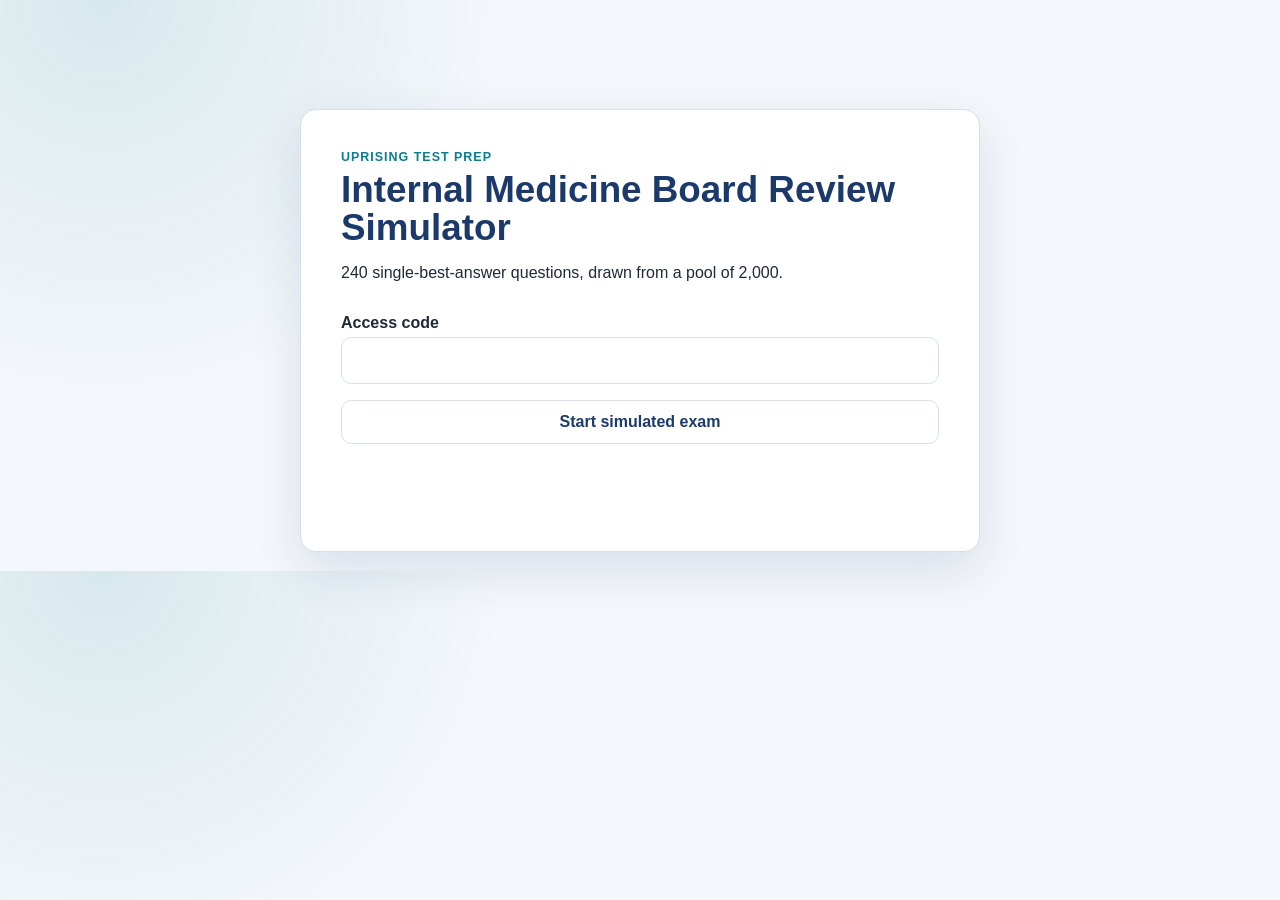
<file: index.html>
<!doctype html>
<html lang="en">
<head>
  <meta charset="utf-8">
  <meta name="viewport" content="width=device-width, initial-scale=1">
  <title>Internal Medicine Board Review Simulator</title>
  <link rel="stylesheet" href="style.css">
</head>
<body>
  <main class="shell">
    <section class="gate" id="gate">
      <div>
        <p class="eyebrow">Uprising Test Prep</p>
        <h1>Internal Medicine Board Review Simulator</h1>
        <p>240 single-best-answer questions, drawn from a pool of 2,000.</p>
      </div>
      <label>
        Access code
        <input id="accessCode" autocomplete="off" inputmode="text" value="">
      </label>
      <button id="start" type="button">Start simulated exam</button>
      <p class="error" id="gateError"></p>
    </section>

    <section id="exam" hidden>
      <header class="topbar">
        <div>
          <p class="eyebrow" id="domain">Question</p>
          <h1 id="counter">1 of 240</h1>
        </div>
        <div class="timer" id="timer">08:00:00</div>
      </header>
      <article class="question-panel">
        <p id="stem"></p>
        <div id="options" class="options"></div>
      </article>
      <nav class="controls">
        <button id="prev" type="button">Previous</button>
        <button id="flag" type="button">Flag</button>
        <button id="next" type="button">Next</button>
        <button id="submit" type="button" class="submit">Finish exam</button>
      </nav>
    </section>

    <section id="results" class="results" hidden></section>
  </main>
  <script src="app.js"></script>
</body>
</html>
</file>
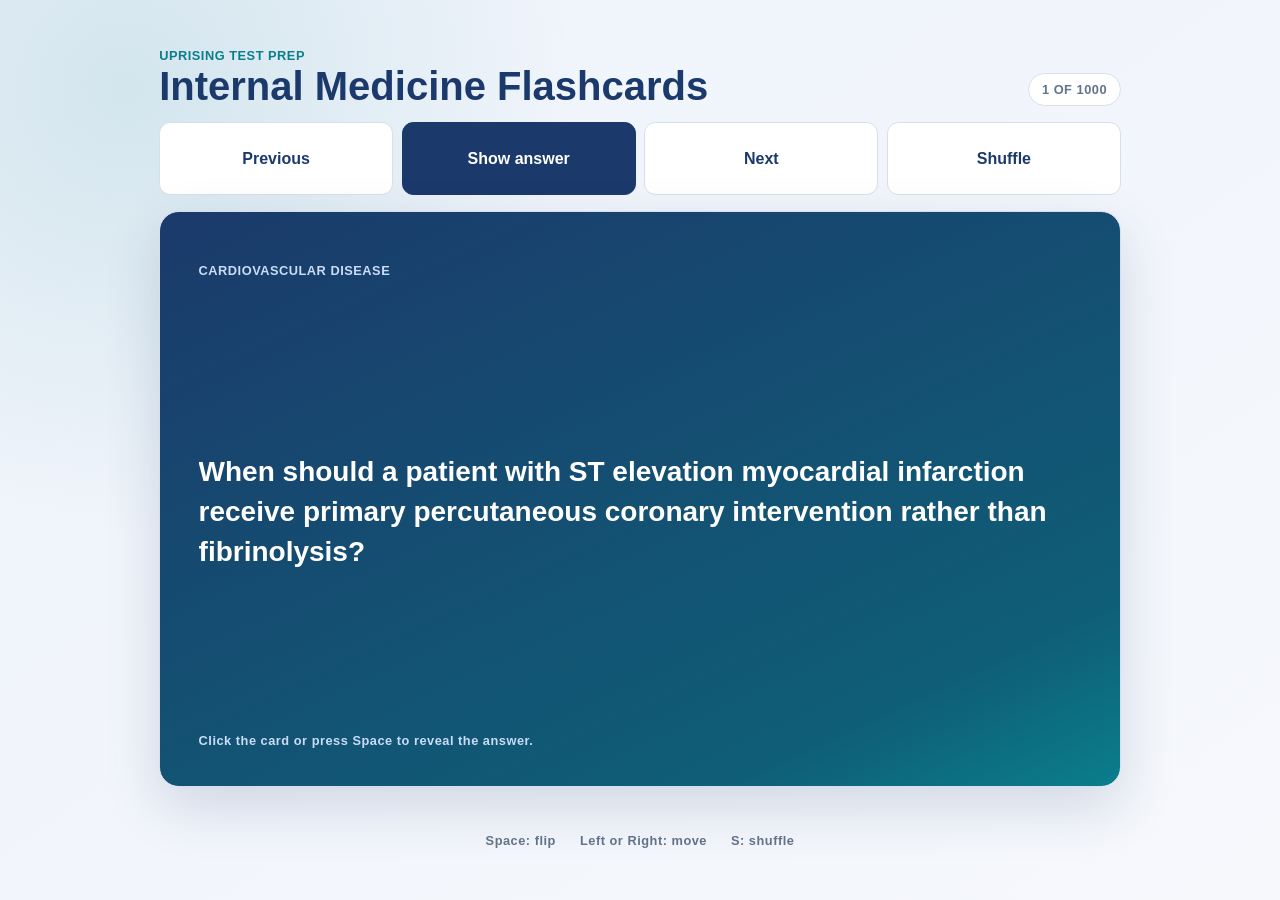
<file: flashcards/index.html>
<!doctype html>
<html lang="en">
<head>
  <meta charset="utf-8">
  <meta name="viewport" content="width=device-width, initial-scale=1">
  <title>Internal Medicine Board Review Flashcards</title>
  <link rel="stylesheet" href="style.css">
</head>
<body>
  <main class="app">
    <header>
      <div>
        <p class="eyebrow">Uprising Test Prep</p>
        <h1>Internal Medicine Flashcards</h1>
      </div>
      <div class="counter" id="counter">Loading cards</div>
    </header>

    <section class="controls" aria-label="Flashcard controls">
      <button id="prev" type="button">Previous</button>
      <button id="flip" type="button" class="primary">Show answer</button>
      <button id="next" type="button">Next</button>
      <button id="shuffle" type="button">Shuffle</button>
    </section>

    <section class="scene" id="scene" aria-live="polite">
      <article class="card" id="card">
        <section class="face front">
          <p class="label" id="domain">Domain</p>
          <div class="content" id="front">Loading flashcards...</div>
          <p class="hint">Click the card or press Space to reveal the answer.</p>
        </section>
        <section class="face back">
          <p class="label">Answer</p>
          <div class="content" id="back"></div>
          <p class="hint">Use the arrow keys to move between cards.</p>
        </section>
      </article>
    </section>

    <footer>
      <span>Space: flip</span>
      <span>Left or Right: move</span>
      <span>S: shuffle</span>
    </footer>
  </main>
  <script src="app.js"></script>
</body>
</html>
</file>
<file: style.css>
:root {
  --navy: #1b3a6b;
  --teal: #0a7e8c;
  --ink: #1f2937;
  --muted: #64748b;
  --line: #d6deea;
  --paper: #f4f7fb;
  --white: #fff;
  --danger: #a12828;
}

* {
  box-sizing: border-box;
}

[hidden] {
  display: none !important;
}

body {
  background:
    radial-gradient(circle at 8% 0%, rgba(10, 126, 140, 0.12), transparent 25rem),
    var(--paper);
  color: var(--ink);
  font-family: Arial, Helvetica, sans-serif;
  margin: 0;
}

button,
input {
  font: inherit;
}

button {
  background: var(--white);
  border: 1px solid var(--line);
  border-radius: 0.65rem;
  color: var(--navy);
  cursor: pointer;
  font-weight: 700;
  min-height: 2.75rem;
  padding: 0.65rem 1rem;
}

button:hover,
button:focus-visible {
  border-color: var(--teal);
  outline: 3px solid rgba(10, 126, 140, 0.16);
}

.shell {
  margin: 0 auto;
  max-width: 980px;
  padding: 1.2rem;
}

.gate,
.question-panel,
.results {
  background: var(--white);
  border: 1px solid var(--line);
  border-radius: 1rem;
  box-shadow: 0 18px 50px rgba(27, 58, 107, 0.12);
  padding: clamp(1.2rem, 4vw, 2.5rem);
}

.gate {
  display: grid;
  gap: 1rem;
  margin: 10vh auto 0;
  max-width: 680px;
}

.gate label {
  display: grid;
  font-weight: 700;
  gap: 0.35rem;
}

.gate input {
  border: 1px solid var(--line);
  border-radius: 0.65rem;
  min-height: 2.9rem;
  padding: 0.6rem 0.8rem;
}

.error {
  color: var(--danger);
  min-height: 1.2rem;
}

.eyebrow {
  color: var(--teal);
  font-size: 0.78rem;
  font-weight: 800;
  letter-spacing: 0.08em;
  margin: 0 0 0.4rem;
  text-transform: uppercase;
}

h1 {
  color: var(--navy);
  font-size: clamp(1.6rem, 4vw, 2.3rem);
  line-height: 1.05;
  margin: 0;
}

.topbar {
  align-items: center;
  display: flex;
  gap: 1rem;
  justify-content: space-between;
  margin-bottom: 1rem;
}

.timer {
  background: var(--navy);
  border-radius: 0.75rem;
  color: white;
  font-size: 1.25rem;
  font-variant-numeric: tabular-nums;
  font-weight: 800;
  padding: 0.7rem 0.95rem;
}

#stem {
  font-size: 1.13rem;
  font-weight: 700;
  line-height: 1.55;
}

.options {
  display: grid;
  gap: 0.7rem;
  margin-top: 1rem;
}

.option {
  background: #f8fafc;
  border: 1px solid var(--line);
  border-radius: 0.7rem;
  cursor: pointer;
  display: grid;
  gap: 0.35rem 0.75rem;
  grid-template-columns: 1.8rem 1fr;
  line-height: 1.4;
  padding: 0.85rem;
}

.option:hover {
  border-color: var(--teal);
}

.option.selected {
  background: #e5f5f6;
  border-color: var(--teal);
  box-shadow: inset 4px 0 var(--teal);
}

.option-letter {
  color: var(--teal);
  font-weight: 800;
}

.controls {
  display: grid;
  gap: 0.6rem;
  grid-template-columns: repeat(4, minmax(0, 1fr));
  margin-top: 1rem;
}

.submit {
  background: var(--navy);
  border-color: var(--navy);
  color: white;
}

.results {
  margin-top: 1rem;
}

.score {
  color: var(--navy);
  font-size: 2rem;
  font-weight: 800;
}

.review-item {
  border-top: 1px solid var(--line);
  display: grid;
  gap: 0.45rem;
  padding: 1rem 0;
}

.correct {
  color: #176b3a;
  font-weight: 800;
}

.incorrect {
  color: var(--danger);
  font-weight: 800;
}

@media (max-width: 680px) {
  .controls {
    grid-template-columns: repeat(2, minmax(0, 1fr));
  }

  .topbar {
    align-items: start;
    flex-direction: column;
  }
}
</file>
<file: flashcards/style.css>
:root {
  color-scheme: light;
  --navy: #1b3a6b;
  --teal: #0a7e8c;
  --ink: #172033;
  --muted: #64748b;
  --paper: #f6f8fc;
  --line: #d7dfec;
  --white: #ffffff;
}

* {
  box-sizing: border-box;
}

html,
body {
  min-height: 100%;
}

body {
  margin: 0;
  background:
    radial-gradient(circle at 10% 10%, rgba(10, 126, 140, 0.12), transparent 28rem),
    linear-gradient(145deg, #eef3fb, var(--paper));
  color: var(--ink);
  font-family: Arial, Helvetica, sans-serif;
}

button {
  border: 1px solid var(--line);
  border-radius: 0.7rem;
  background: var(--white);
  color: var(--navy);
  cursor: pointer;
  font: inherit;
  font-weight: 700;
  min-height: 2.75rem;
  padding: 0.65rem 1rem;
}

button:hover,
button:focus-visible {
  border-color: var(--teal);
  outline: 3px solid rgba(10, 126, 140, 0.18);
}

button.primary {
  background: var(--navy);
  border-color: var(--navy);
  color: white;
}

.app {
  display: grid;
  gap: 1rem;
  margin: 0 auto;
  max-width: 1000px;
  min-height: 100dvh;
  padding: 1.2rem;
}

header {
  align-items: end;
  display: flex;
  gap: 1rem;
  justify-content: space-between;
}

h1 {
  color: var(--navy);
  font-size: clamp(1.6rem, 4vw, 2.5rem);
  line-height: 1;
  margin: 0.15rem 0 0;
}

.eyebrow,
.label,
.hint,
.counter,
footer {
  color: var(--muted);
  font-size: 0.8rem;
  font-weight: 700;
  letter-spacing: 0.04em;
  text-transform: uppercase;
}

.eyebrow {
  color: var(--teal);
  margin: 0;
}

.counter {
  background: var(--white);
  border: 1px solid var(--line);
  border-radius: 999px;
  padding: 0.5rem 0.8rem;
  white-space: nowrap;
}

.controls {
  display: grid;
  gap: 0.55rem;
  grid-template-columns: repeat(4, minmax(0, 1fr));
}

.scene {
  min-height: 0;
  perspective: 1300px;
}

.card {
  cursor: pointer;
  height: min(64vh, 660px);
  min-height: 360px;
  position: relative;
  transform-style: preserve-3d;
  transition: transform 420ms cubic-bezier(0.2, 0.7, 0.2, 1);
}

.card.flipped {
  transform: rotateY(180deg);
}

.face {
  backface-visibility: hidden;
  border: 1px solid var(--line);
  border-radius: 1.25rem;
  box-shadow: 0 20px 55px rgba(27, 58, 107, 0.16);
  display: grid;
  gap: 1rem;
  grid-template-rows: auto minmax(0, 1fr) auto;
  inset: 0;
  overflow: hidden;
  padding: clamp(1.2rem, 4vw, 2.4rem);
  position: absolute;
}

.front {
  background: linear-gradient(155deg, var(--navy), #0f5e77 82%, var(--teal));
  color: white;
}

.front .label,
.front .hint {
  color: #c9dcf8;
}

.back {
  background: var(--white);
  transform: rotateY(180deg);
}

.content {
  align-self: center;
  font-size: clamp(1.15rem, 2.8vw, 1.75rem);
  font-weight: 700;
  line-height: 1.42;
  overflow-y: auto;
  padding-right: 0.35rem;
}

.back .content {
  color: var(--ink);
  font-size: clamp(1rem, 2.25vw, 1.35rem);
  font-weight: 500;
  line-height: 1.55;
}

.hint {
  margin: 0;
  text-transform: none;
}

footer {
  display: flex;
  flex-wrap: wrap;
  gap: 0.8rem 1.5rem;
  justify-content: center;
  padding-bottom: 0.25rem;
  text-transform: none;
}

@media (max-width: 660px) {
  .app {
    padding: 0.8rem;
  }

  .controls {
    grid-template-columns: repeat(2, minmax(0, 1fr));
  }

  .card {
    height: min(64vh, 560px);
  }

  header {
    align-items: start;
    flex-direction: column;
  }
}
</file>
